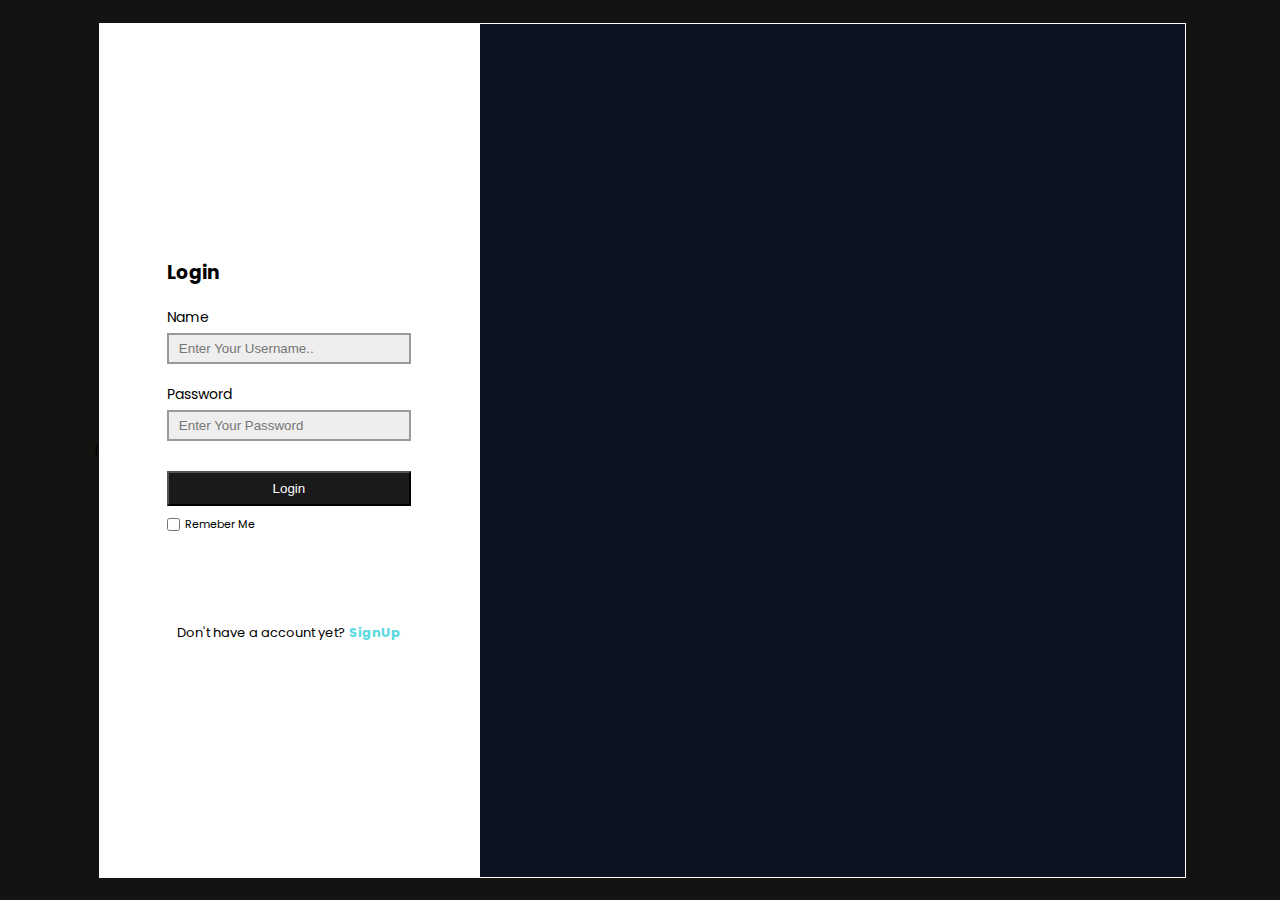
<file: Music App Advanced Level/login.html>
!<!DOCTYPE html>
<html lang="en">
<head>
    <meta charset="UTF-8">
    <meta http-equiv="X-UA-Compatible" content="IE=edge">
    <meta name="viewport" content="width=device-width, initial-scale=1.0">
    <title>Document</title>
    <link rel="stylesheet" href="style.css">

</head>
<body>
    <header>
        <div class="left-bx1">
            <div class="content">
                <form method="post">
                    <h3>Login</h3>
                    <div class="card">
                        <label for="name">Name</label>
                        <input type="text" name="user_name" placeholder="Enter Your Username.." required>
                    </div>
                    <div class="card">
                        <label for="password">Password</label>
                        <input type="password" name="user_password" placeholder="Enter Your Password" required>
                    </div>
                    <input type="submit" value="Login" class="submit">
                    <div class="check">
                        <input type="checkbox" name=""> <span>Remeber Me</span>
                    </div>
                    <p>Don't have a account yet? <a href="signup.html">SignUp</a> </p>
                </form>
            </div>
        </div>
        <div class="right-bx1"></div>
    </header>
</body>
</html>
</file>
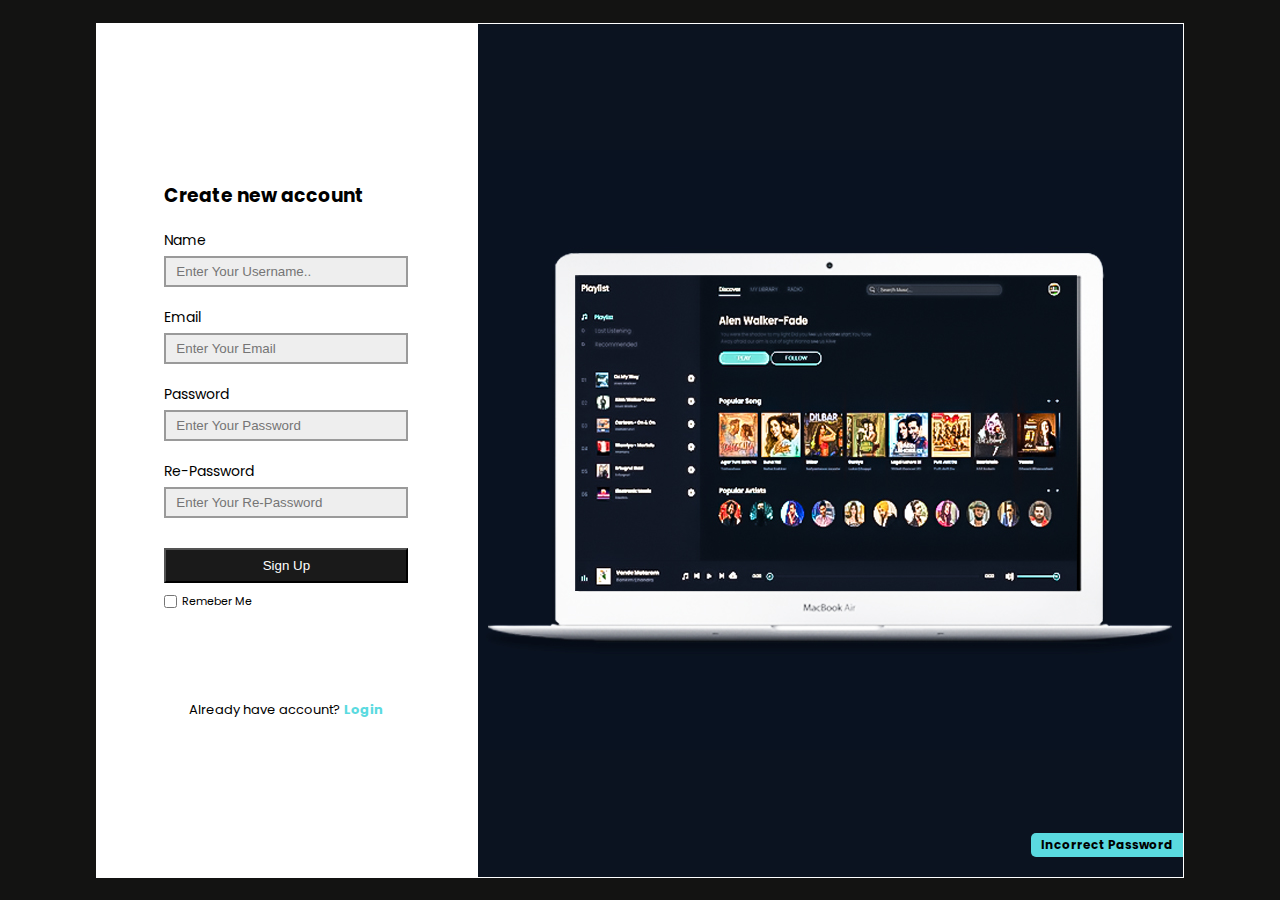
<file: Music App Advanced Level/signup.html>
<!DOCTYPE html>
<html lang="en">
<head>
    <meta charset="UTF-8">
    <meta http-equiv="X-UA-Compatible" content="IE=edge">
    <meta name="viewport" content="width=device-width, initial-scale=1.0">
    <title>Document</title>
    <link rel="stylesheet" href="style.css">

</head>
<body>
    <header>
        <div class="left-bx1">
            <div class="content">
                <form method="post">
                    <h3>Create new account</h3>
                    <div class="card">
                        <label for="name">Name</label>
                        <input type="text" name="user_name" placeholder="Enter Your Username.." required>
                    </div>
                    <div class="card">
                        <label for="email">Email </label>
                        <input type="email" name="user_email" placeholder="Enter Your Email" required>
                    </div>
                    <div class="card">
                        <label for="password">Password</label>
                        <input type="password" name="user_password" placeholder="Enter Your Password" required>
                    </div>
                    <div class="card">
                        <label for="re-password">Re-Password</label>
                        <input type="password" name="user_re-password" placeholder="Enter Your Re-Password" required>
                    </div>
                    <input type="submit" value="Sign Up" class="submit">
                    <div class="check">
                        <input type="checkbox" name=""> <span>Remeber Me</span>
                    </div>
                    <p>Already have account? <a href="login.html">Login</a> </p>
                </form>
            </div>
        </div>
        <div class="right-bx1">
            <img src="login_png.jpg" alt="">
            <h3>Incorrect Password</h3>
        </div>
    </header>
</body>
</html>
</file>
<file: Music App Advanced Level/style.css>
/* Google Font 'Poppins'  */
@import url('https://fonts.googleapis.com/css2?family=Poppins:wght@100;200;300;400;500;600;700;800;900&display=swap');

* {
    padding: 0%;
    margin: 0%;
    box-sizing: border-box;
}

body {
    width: 100%;
    height: 100vh;
    background-color: #131312;
    font-family: 'Poppins', sans-serif;
    display: flex;
    align-items: center;
    justify-content: center;
}

header {
    width: 85%;
    height: 95%;
    /* border: 1px solid #fff; */
    display: flex;
    flex-wrap: wrap;
    overflow: hidden;
}

header .menu_side,
.song_side {
    position: relative;
    width: 25%;
    height: 90%;
    /* border: 1px solid #fff; */
    background-color: #111727;
    box-shadow: 5px 0px 2px #090f1f;
    color: #fff;
}

header .song_side {
    width: 75%;
    background: #0b1320;
}

header .master_play {
    width: 100%;
    height: 10%;
    background: #111727;
    box-shadow: 0px 3px 8px #090f1f;
}

header .menu_side h1 {
    font-size: 20px;
    margin: 15px 0px 0px 20px;
    font-weight: 500;
}

header .menu_side .playlist {
    margin: 40px 0px 0px 20px;
}

header .menu_side .playlist h4 {
    font-size: 14px;
    font-weight: 400;
    padding-bottom: 10px;
    color: #4c5262;
    cursor: pointer;
    display: flex;
    align-items: center;
    transition: .3s linear;
}

header .menu_side .playlist h4:hover {
    color: #fff;
}

header .menu_side .playlist h4 span {
    position: relative;
    margin-right: 35px;
}

header .menu_side .playlist h4 span::before {
    content: '';
    position: absolute;
    width: 4px;
    height: 4px;
    border: 2px solid #4c5262;
    border-radius: 50%;
    top: -4px;
    transition: .3s linear;
}

header .menu_side .playlist h4:hover span::before {
    border: 2px solid #fff;
}

header .menu_side .playlist h4 .bi {
    display: none;
}

header .menu_side .playlist .active {
    color: #36e2ec;
}

header .menu_side .playlist .active span {
    display: none;
}

header .menu_side .playlist .active .bi {
    display: flex;
    margin-right: 20px;
}

header .menu_side .menu_song {
    width: 100%;
    height: 300px;
    /* border: 1px solid #fff; */
    margin-top: 40px;
}

header .menu_side .menu_song li {
    position: relative;
    list-style-type: none;
    padding: 5px 0px 5px 20px;
    display: flex;
    align-items: center;
    margin-bottom: 10px;
    cursor: pointer;
    transition: .3s linear;
}

header .menu_side .menu_song li:hover {
    background: rgb(105, 105, 170, .1);
}

header .menu_side .menu_song li span {
    font-size: 12px;
    font-weight: 600;
    color: #4c5262;
}

header .menu_side .menu_song li img {
    width: 32px;
    height: 32px;
    margin-left: 25px;
}

header .menu_side .menu_song li h5 {
    font-size: 11px;
    margin-left: 15px;
    width: 170px;
    text-overflow: ellipsis;
    white-space: nowrap;
    overflow: hidden;
}

header .menu_side .menu_song li h5 .subtitle {
    font-size: 9px;
    color: #4c5262;
}

header .menu_side .menu_song li .bi {
    position: absolute;
    right: 15px;
    top: 6px;
    font-size: 16px;
}

header .master_play {
    display: flex;
    align-items: center;
    padding: 0px 20px;
}

header .master_play .wave {
    width: 30px;
    height: 30px;
    /* border: 1px solid #fff; */
    padding-bottom: 5px;
    display: flex;
    align-items: flex-end;
    margin-right: 10px;
}

header .master_play .wave .wave1 {
    width: 3px;
    height: 10px;
    margin-right: 3px;
    border-radius: 10px 10px 0px 0px;
    background: #36e2ec;
    animation: unset;
}

header .master_play .wave .wave1:nth-child(2) {
    height: 13px;
    /* animation-delay: .4s; */
}

header .master_play .wave .wave1:nth-child(3) {
    height: 8px;
    /* animation-delay: .8s; */
}

/* javascript class wave  */
header .master_play .active2 .wave1 {
    animation: wave .5s linear infinite;
}

header .master_play .active2 .wave1:nth-child(2) {
    animation-delay: .4s;
}

header .master_play .active2 .wave1:nth-child(3) {
    animation-delay: .8s;
}

@keyframes wave {
    0% {
        height: 10px;
    }

    50% {
        height: 15px;
    }

    100% {
        height: 10px;
    }
}


header .master_play img {
    width: 35px;
    height: 35px;
}

header .master_play h5 {
    width: 130px;
    font-size: 13px;
    margin-left: 15px;
    color: #fff;
    line-height: 17px;
}

header .master_play h5 .subtitle {
    font-size: 11px;
    color: #4c5262;
}

header .master_play .icon {
    font-size: 20px;
    color: #fff;
    margin: 0px 20px 0px 40px;
    outline: none;
    display: flex;
    align-items: center;
}

header .master_play .icon .bi {
    cursor: pointer;
    outline: none;
}
i.bi.bi-cloud-arrow-down-fill {
    color: white;
    padding-left: 31px;
}
header .master_play .icon .bi:nth-child(3) {
    border: 1px solid rgb(105, 105, 170, .1);
    border-radius: 50%;
    padding: 1px 4px 0px 6px;
    margin: 0px 5px;
    transition: .3s linear;
}

header .master_play span {
    color: #fff;
    width: 32px;
    font-size: 11px;
    font-weight: 400;
}

header .master_play #currentStart {
    margin: 0px 0px 0px 20px;
}

header .master_play .icon .shuffle{
    font-size:17px;
    margin-right:10px;
    width:17.5px;
    overflow: hidden;
    display: flex;
    align-items: center;
}

header .master_play .bar {
    position: relative;
    width: 43%;
    height: 2px;
    background: rgb(105, 105, 170, .1);
    margin: 0px 15px 0px 10px;
}

.header .master_play .icon #download_music{
    text-decoration: none;
    color:#fff;
    font-size: 20px;
    margin-left: 20px;
}


.header .master_play .icon #download_music .bi{
    
    font-size: 20px;
    margin-left: 20px;
}
header .master_play .bar .bar2 {
    position: absolute;
    background: #36e2ec;
    width: 0%;
    height: 100%;
    top: 0;
    transition: 1s linear;
}

header .master_play .bar .dot {
    position: absolute;
    width: 5px;
    height: 5px;
    background: #36e2ec;
    border-radius: 50%;
    left: 0%;
    top: -1px;
    transition: 1s linear;
}

header .master_play .bar .dot::before {
    content: '';
    position: absolute;
    width: 15px;
    height: 15px;
    border: 1px solid #36e2ec;
    border-radius: 50%;
    left: -6px;
    top: -6px;
    box-shadow: inset 0px 0px 3px #36e2ec;
}

header .master_play .bar input {
    position: absolute;
    width: 100%;
    top: -6px;
    left: 0;
    cursor: pointer;
    z-index: 99999999;
    transition: 3s linear;
    opacity: 0;
}

header .master_play .vol {
    position: relative;
    width: 100px;
    height: 2px;
    margin-left: 50px;
    background: rgb(105, 105, 170, .1);
}

header .master_play .vol .bi {
    position: absolute;
    color: #fff;
    font-size: 25px;
    top: -17px;
    left: -30px;
}

header .master_play .vol input {
    position: absolute;
    width: 100%;
    top: -10px;
    left: 0;
    cursor: pointer;
    z-index: 99999999;
    transition: 3s linear;
    opacity: 0;
}

header .master_play .vol .vol_bar {
    position: absolute;
    background: #36e2ec;
    width: 0%;
    height: 100%;
    top: 0;
    transition: 1s linear;
}

header .master_play .vol .dot {
    position: absolute;
    width: 5px;
    height: 5px;
    background: #36e2ec;
    border-radius: 50%;
    left: 0%;
    top: -1px;
    transition: 1s linear;
}

header .master_play .vol .dot::before {
    content: '';
    position: absolute;
    width: 15px;
    height: 15px;
    border: 1px solid #36e2ec;
    border-radius: 50%;
    left: -6px;
    top: -6px;
    box-shadow: inset 0px 0px 3px #36e2ec;
}

header .song_side {
    z-index: 2;
}

header .song_side::before {
    content: '';
    position: absolute;
    width: 100%;
    height: 300px;
    background: url('bg.png');
    z-index: -1;
}

header .song_side nav {
    width: 90%;
    height: 10%;
    margin: auto;
    /* border: 1px solid #fff; */
    display: flex;
    align-items: center;
    justify-content: space-between;
}

header .song_side nav ul {
    display: flex;
}

header .song_side nav ul li {
    position: relative;
    list-style-type: none;
    font-size: 13px;
    color: #4c5262;
    margin-right: 25px;
    cursor: pointer;
    transition: .3s linear;
}

header .song_side nav ul li:hover {
    color: #fff;
}

header .song_side nav ul li:nth-child(1) {
    color: #fff;
}

header .song_side nav ul li span {
    position: absolute;
    width: 100%;
    height: 2.5px;
    background: #36e2ec;
    bottom: -5px;
    left: 0;
    border-radius: 20px;
}

header .song_side nav .search {
    position: relative;
    width: 40%;
    padding: 1px 10px;
    border-radius: 20px;
    color: gray;
}

header .song_side nav .search::before {
    content: '';
    position: absolute;
    width: 100%;
    height: 100%;
    border-radius: 20px;
    background: rgb(184, 184, 184, .1);
    backdrop-filter: blur(5px);
    z-index: -1;
}

header .song_side nav .search .bi {
    font-size: 13px;
    padding: 3px 0px 0px 10px;
}

header .song_side nav .search input {
    background: none;
    outline: none;
    border: none;
    padding: 0px 10px;
    color: #fff;
    font-size: 12px;
}

header .song_side nav .user {
    position: relative;
    width: 30px;
    height: 30px;
    border-radius: 50%;
    cursor: pointer;
}

header .song_side nav .user img {
    position: absolute;
    width: 30px;
    height: 30px;
    border-radius: 50%;
    box-shadow: 2px 2px 8px #131312;
}

header .song_side .content {
    width: 90%;
    height: 30%;
    margin: auto;
    /* border: 1px solid #fff; */
    padding-top: 20px;
}

header .song_side .content h1 {
    font-size: 25px;
    font-weight: 600;
}

header .song_side .content p {
    font-size: 11px;
    font-weight: 400;
    color: #4c5262;
    margin: 5px;
}

header .song_side .content .buttons {
    margin-top: 15px;
}

header .song_side .content .buttons button {
    width: 130px;
    height: 30px;
    border: 2px solid #36e2ec;
    outline: none;
    border-radius: 20px;
    background: #5adae0;
    color: #fff;
    cursor: pointer;
    transition: .3s linear;
}

header .song_side .content .buttons button:hover {
    border: 2px solid #36e2ec;
    background: none;
    color: #36e2ec;
}

header .song_side .content .buttons button:nth-child(2) {
    border: 2px solid #36e2ec;
    background: none;
    color: #36e2ec;
}

header .song_side .content .buttons button:nth-child(2):hover {
    border: 2px solid #36e2ec;
    background: #36e2ec;
    color: #fff;
}

header .song_side .popular_song {
    width: 90%;
    height: auto;
    /* border: 1px solid #fff; */
    margin: auto;
    margin-top: 15px;
}

header .song_side .popular_song .h4 {
    display: flex;
    align-items: center;
    justify-content: space-between;
}

header .song_side .popular_song .h4 .bi {
    color: #a4a8b4;
    cursor: pointer;
    transition: .3s linear;
}

header .song_side .popular_song .h4 .bi:hover {
    color: #fff;
}

header .song_side .popular_song .pop_song {
    width: 100%;
    height: 150px;
    margin-top: 15px;
    display: flex;
    overflow-x: auto;
    scroll-behavior: smooth;
}

header .song_side .popular_song .pop_song::-webkit-scrollbar {
    display: none;
}

header .song_side .popular_song .pop_song li {
    min-width: 100px;
    height: 140px;
    list-style-type: none;
    margin-right: 10px;
    transition: .3s linear;
}

header .song_side .popular_song .pop_song li:hover {
    background: rgb(105, 105, 170, .1);
}

header .song_side .popular_song .pop_song li .img_play {
    position: relative;
    width: 100px;
    height: 100px;
    display: flex;
    align-items: center;
    justify-content: center;
}

header .song_side .popular_song .pop_song li .img_play img {
    width: 100%;
    height: 100%;
}

header .song_side .popular_song .pop_song li .img_play .bi {
    position: absolute;
    font-size: 20px;
    cursor: pointer;
    transition: .3s linear;
    opacity: 0;
}

header .song_side .popular_song .pop_song li .img_play:hover .bi {
    opacity: 1;
}

header .song_side .popular_song .pop_song li h5 {
    padding: 5px 0px 0px 5px;
    line-height: 15px;
    font-size: 10px;
}

header .song_side .popular_song .pop_song li h5 .subtitle {
    font-size: 9px;
    color: #4c5262;
}

header .song_side .popular_artists {
    width: 90%;
    height: auto;
    /* border: 1px solid #fff; */
    margin: auto;
    margin-top: 15px;
}

header .song_side .popular_artists .h4 {
    display: flex;
    align-items: center;
    justify-content: space-between;
}

header .song_side .popular_artists .h4 .bi {
    color: #a4a8b4;
    cursor: pointer;
    transition: .3s linear;
}

header .song_side .popular_artists .h4 .bi:hover {
    color: #fff;
}

header .song_side .popular_artists .item {
    width: 100%;
    height: auto;
    margin-top: 10px;
    display: flex;
    overflow-x: auto;
    scroll-behavior: smooth;
}

header .song_side .popular_artists .item::-webkit-scrollbar {
    display: none;
}

header .song_side .popular_artists .item li {
    list-style-type: none;
    position: relative;
    min-width: 60px;
    height: 60px;
    /* background-color: #fff; */
    border-radius: 50%;
    margin-right: 20px;
    cursor: pointer;
}

header .song_side .popular_artists .item li img {
    width: 100%;
    height: 100%;
    border-radius: 50%;
    position: absolute;
}










header .song_side nav .search input {
    background: none;
    outline: none;
    border: none;
    padding: 0px 10px;
    color: #fff;
    font-size: 12px;
}

header .song_side nav .search .search_result {
    position: absolute;
    width: 100%;
    height: 200px;
    /* border: 1px solid #fff; */
    margin-top: 10px;
    border-radius: 10px;
    display: flex;
    flex-direction: column;
    align-items: flex-start;
    justify-content: flex-start;
    overflow: auto;
}

header .song_side nav .search .search_result::-webkit-scrollbar {
    display: none;
}

header .song_side nav .search .search_result .card {
    width: 100%;
    height: 50px;
    /* border-radius: 1px solid #fff; */
    display: none;
    align-items: center;
    padding: 0px 5px;
    text-decoration: none;
    background: rgb(184, 184, 184, .1);
    margin-bottom: 5px;

}

 

header .song_side nav .search .search_result .card img {
    width: 35px;
    height: 35px;
    border-radius: 5px ;

}

header .song_side nav .search .search_result .card .content {
    width: 80%;
    height: 100%;
    /* border: 1px solid #fff; */
    padding: 0;
    font-size: 13px;
    font-weight: 600;
    color: #fff;
    display: flex;
    align-items: flex-start;
    justify-content: center;
    flex-direction: column;

}

header .song_side nav .search .search_result .card .content .subtitle {
    font-size: 10px;
    color: #a4a8b4;
    font-weight: 500;

}

header .song_side nav .search {
    position: relative;
    width: 40%;
    padding: 1px 10px;
    border-radius: 20px;
    color: gray;
}

header .song_side nav .search::before {
    content: '';
    position: absolute;
    width: 100%;
    height: 100%;
    border-radius: 20px;
    background: rgba(184, 184, 184, 0.1);
    z-index: -1;
    backdrop-filter: blur(5px);
}


/* login system css */

header .left-bx1, .right-bx1 {
    position:relative;
    width: 65%;
    background: #0b1320;
    border: 1px solid #fff;
    height: 100%;
    display: flex;
    align-items: center;
    justify-content: center;
}

header .left-bx1{
    width:35%;
    background: #fff;
    /* box-shadow: 5px 0px 2px #090f1f; */
}

header .left-bx1 .content{
    width: 75%;
    height: auto;
    border: none;
    padding: 25px 20px;
    background:#fff;
}

header .left-bx1 .content .card{
    width: 100%;
    display: flex;
    /* align-items: center; */
    justify-content: center;
    flex-direction: column;
    margin-top: 20px;
}

header .left-bx1 .content .card label{
    font-size: 14px;

}

header .left-bx1 .content .card input{
    width: 100%;
    padding: 6px 10px;
    border: 2px solid rgb(154, 154, 154);
    background: rgb(238,238,238);
    margin-top: 5px  ;
}


header .left-bx1 .content  .submit{
    margin-top: 30px;
    padding:8px 20px;
    color:#fff;
    background: #1a1a1a;
    width: 100%;
    cursor: pointer;
}

header .left-bx1 .content  .submit{
    margin-top: 30px;
    padding:8px 20px;
    color:#fff;
    background: #1a1a1a;
    width: 100%;
    cursor: pointer;
}

header .left-bx1 .content  .check{
    display: flex;
    align-items: center;
    margin-top: 10px;
}

header .left-bx1 .content  .check span{
    margin-left: 5px;
    font-size: 11px;
}

header .left-bx1 .content  p{
    font-size: 13px;
    text-align: center;
    margin-top: 90px;
}
header .left-bx1 .content  p a{
    text-decoration: none;
    color: #5adae0;
    font-weight: bold;

}



header .right-bx1 h3{
    position:absolute;
    color:#000;
    right: 0;
    bottom: 20px;
    padding: 3px 10px;
    background: #5adae0;
    font-size: 12px;
    border-radius: 5px 0px 0px 5px;
}
</file>
